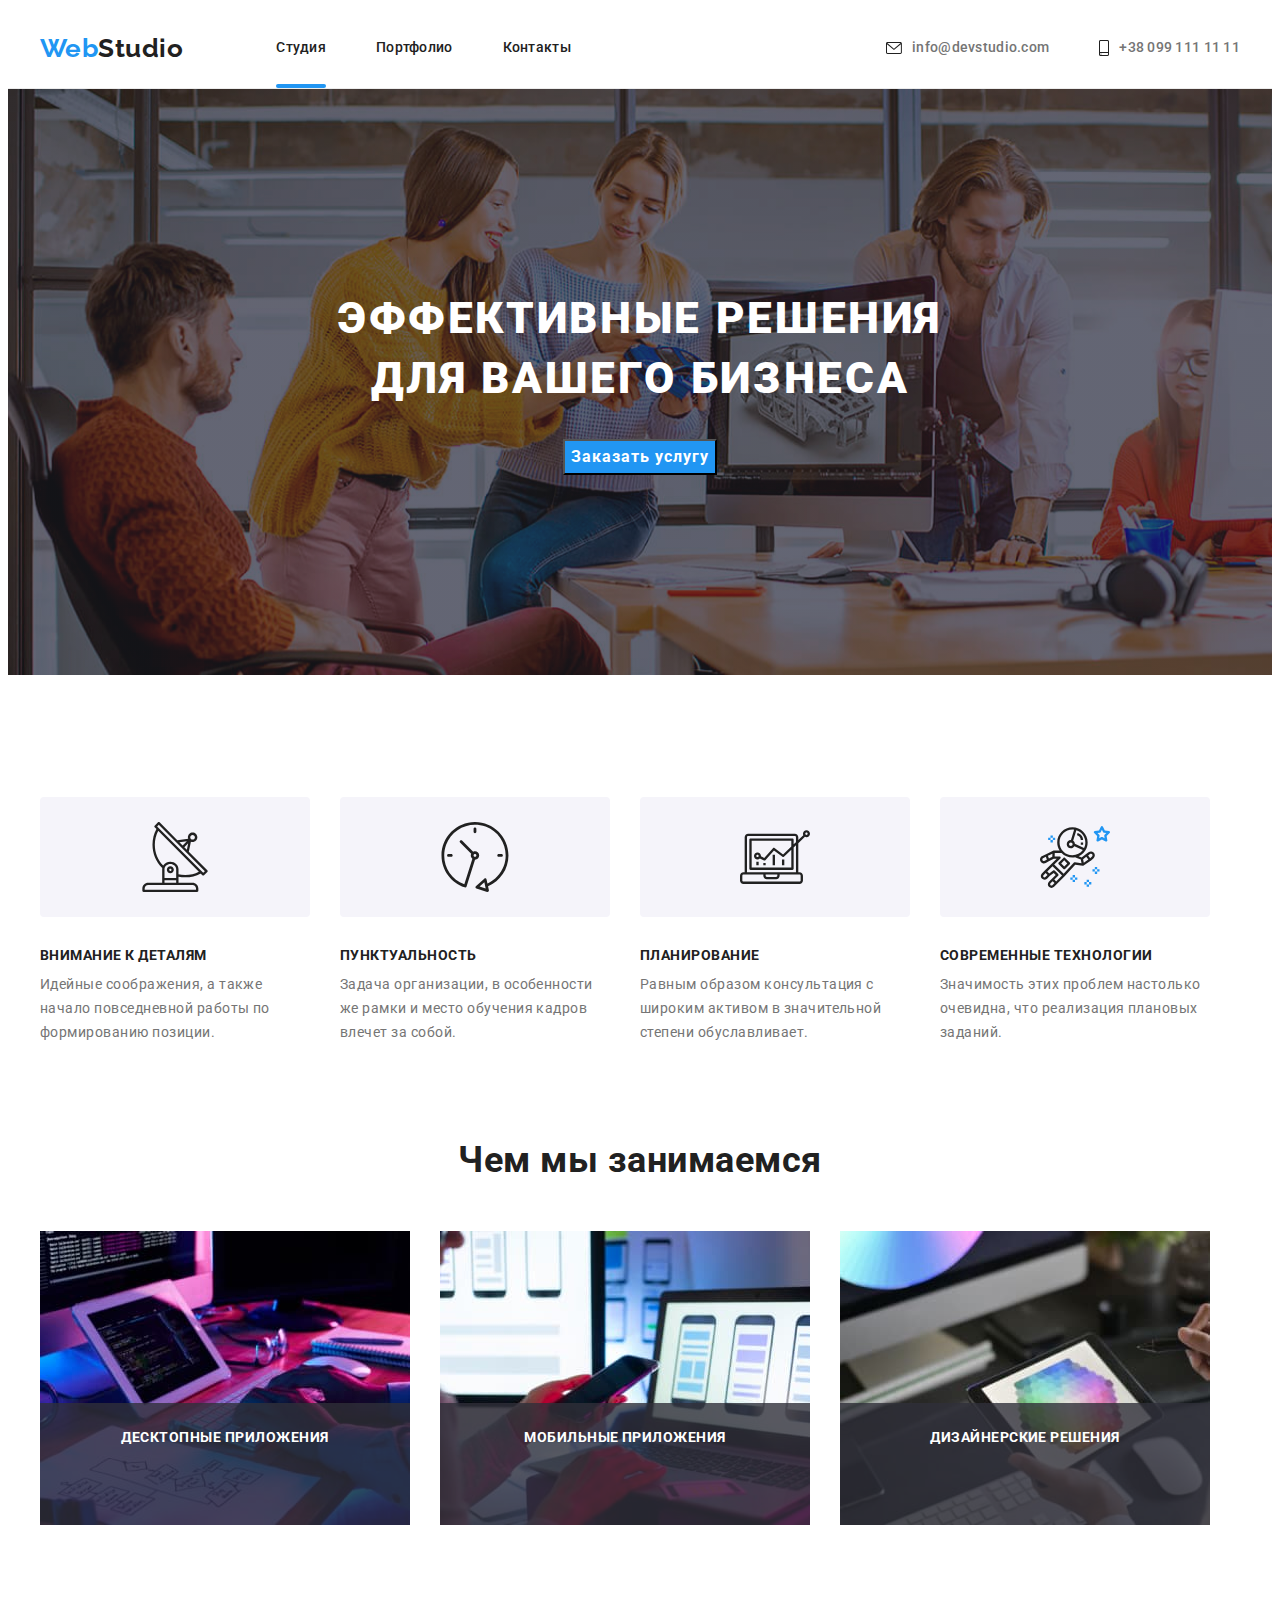
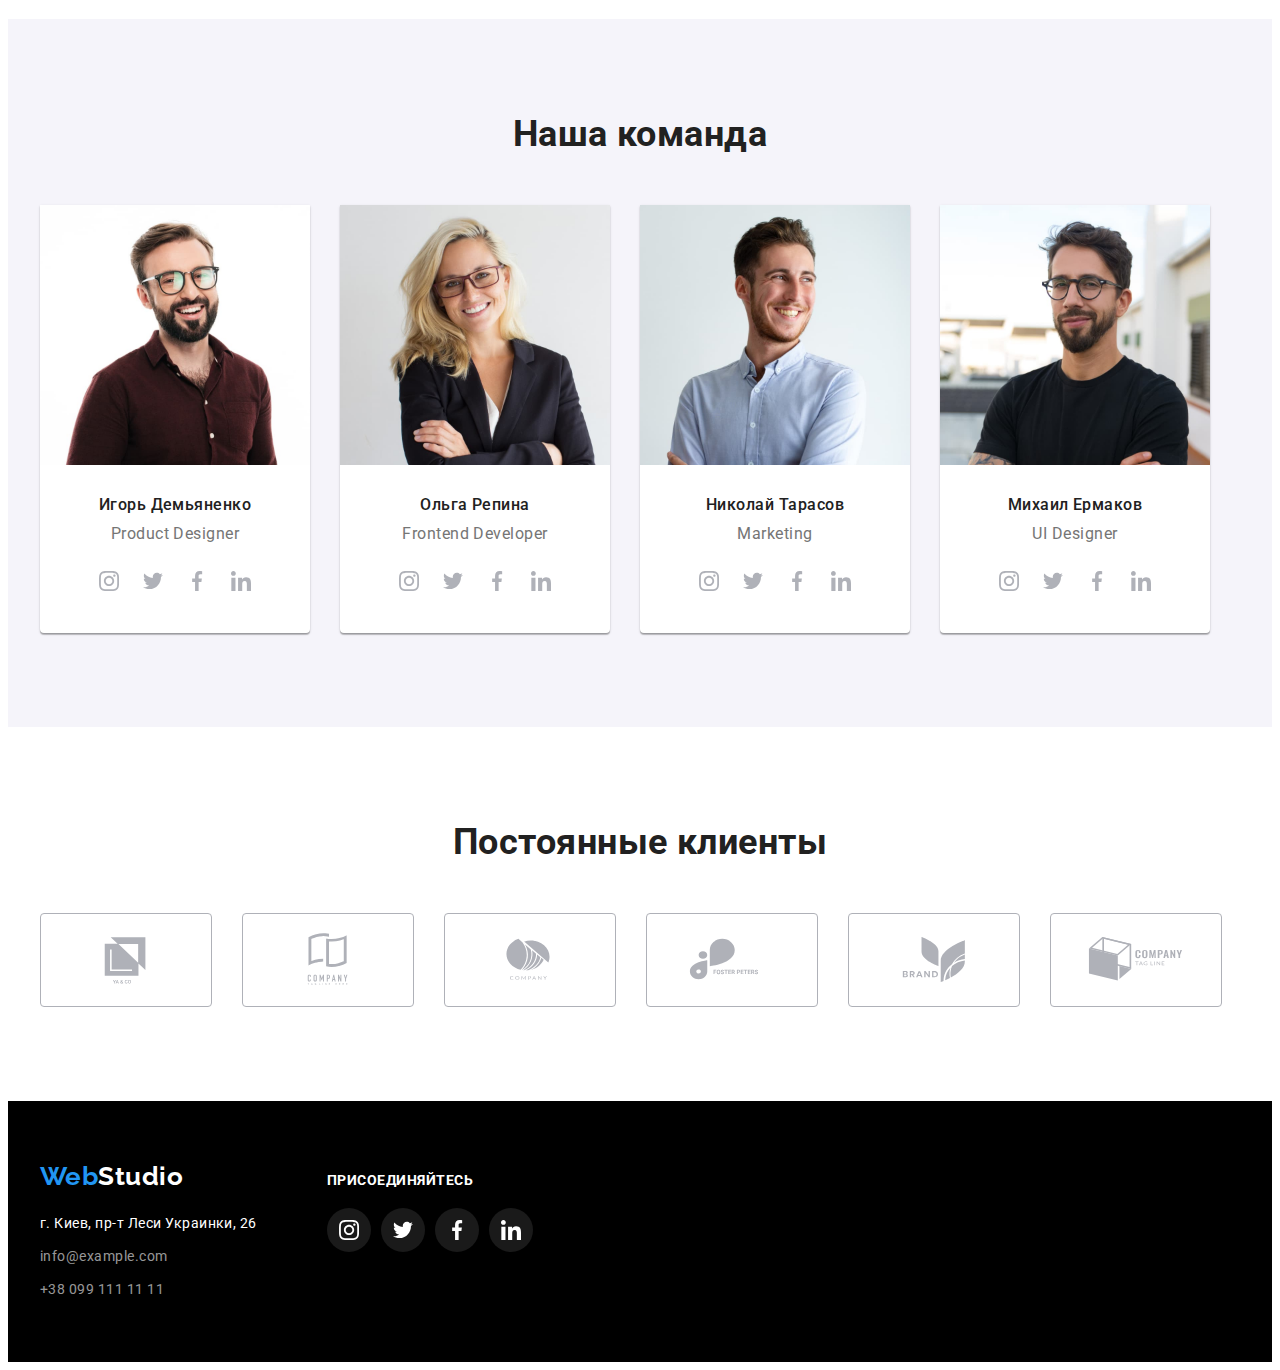
<file: index.html>
<!DOCTYPE html>
<html lang="ru">

<head>
    <meta charset="UTF-8">
    <meta http-equiv="X-UA-Compatible" content="IE=edge">
    <meta name="viewport" content="width=, initial-scale=1.0">
    <title lang="en">WebStudio</title>
    <link rel="preconnect" href="https://fonts.googleapis.com">
    <link rel="preconnect" href="https://fonts.gstatic.com" crossorigin>
    <link href="https://fonts.googleapis.com/css2?family=Raleway:wght@700&family=Roboto:wght@400;500;700;900&display=swap"
        rel="stylesheet">
    <link rel="stylesheet" href="https://cdnjs.cloudflare.com/ajax/libs/modern-normalize/1.1.0/modern-normalize.min.css"
            integrity="sha512-wpPYUAdjBVSE4KJnH1VR1HeZfpl1ub8YT/NKx4PuQ5NmX2tKuGu6U/JRp5y+Y8XG2tV+wKQpNHVUX03MfMFn9Q=="
            crossorigin="anonymous" referrerpolicy="no-referrer" />
    <link rel="stylesheet" href="css/style.css">
    
</head>

<body>
    <header>
        <div class="container header">
            <nav class="nav-links">
                <a href="/" class="logo" lang="en">
                    <span class="logo-color">Web</span>Studio
                </a>
                <ul class="site-nav">
                    <li class="item"> <a class="link current" href="./index.html">Студия</a></li>
                    <li class="item"> <a class="link" href="./portfolio.html">Портфолио</a> </li>
                    <li class="item"> <a class="link" href="">Контакты</a></li>
                </ul>
            </nav>
            <ul class="auth-nav">
                <li class="item">
                    <a  class="link" lang="en" href="mailto:info@devstudio.com">
                        <svg class="icon" width="16" height="12">
                            <use href="./image/symbol-defs.svg#icon-envelope-1"></use>
                        </svg>
                        info@devstudio.com
                    </a> 
                </li>
                <li class="item"><a class="link" href="tel:+380991111111">
                        <svg class="icon" width="10" height="16">
                            <use href="./image/symbol-defs.svg#icon-smartphone-1"></use>
                        </svg>
                    +38 099 111 11 11</a>
                </li>
            </ul>
        </div>
    </header>

    <main>

            <section class="hero">
    
                <h1 class="hero-title">ЭФФЕКТИВНЫЕ РЕШЕНИЯ ДЛЯ ВАШЕГО БИЗНЕСА </h1>
                <button data-modal-open type="button" class="button">Заказать услугу</button>
                
                
            </section>
        

        <section class="section">
            <div class="container">
                <h2 class="benefits-title">Наши преимущества</h2>
                <ul class="benefits-text">
                    <li class="item">
                       <div class="icon-benefits">
                           <svg class="icon" width="70" height="70">
                               <use href="./image/symbol-defs.svg#icon-antenna-1-1"></use>
                           </svg>
                       </div>
                        <h3>ВНИМАНИЕ К ДЕТАЛЯМ</h3>
                        <p>Идейные соображения, а также начало повседневной работы по формированию позиции.</p>
                    </li>
                    <li class="item">
                        <div class="icon-benefits">
                            <svg class="icon" width="70" height="70">
                                <use href="./image/symbol-defs.svg#icon-clock-1-1"></use>
                            </svg>
                        </div>
                        <h3>ПУНКТУАЛЬНОСТЬ</h3>
                        <p>Задача организации, в особенности же рамки и место обучения кадров влечет за собой.</p>
                    </li>
                    <li class="item">
                        <div class="icon-benefits">
                            <svg class="icon" width="70" height="70">
                                <use href="./image/symbol-defs.svg#icon-diagram-1-1"></use>
                            </svg>
                        </div>
                        <h3>ПЛАНИРОВАНИЕ</h3>
                        <p>Равным образом консультация с широким активом в значительной степени обуславливает.</p>
                    </li>
                    <li class="item">
                        <div class="icon-benefits">
                            <svg class="icon" width="70" height="70">
                                <use href="./image/symbol-defs.svg#icon-astronaut-1-1"></use>
                            </svg>
                        </div>
                        <h3>СОВРЕМЕННЫЕ ТЕХНОЛОГИИ</h3>
                        <p>Значимость этих проблем настолько очевидна, что реализация плановых заданий.</p>
                    </li>
                </ul>
            </div>

        </section>

        <section class="section work">
           <div class="container ">
                <h2 class="work-title">Чем мы занимаемся</h2>
                <ul class="work-list">
                    <li class="item"><img src="image/our_work/img1sq.jpg" alt="фото 1" width="370">
                        <p class="label"> Десктопные приложения</p>
                    </li>
                    <li class="item"><img src="image/our_work/img2sq.jpg" alt="фото 2" width="370">
                        <p class="label">мобильные приложения</p>
                    </li>
                    <li class="item"><img src="image/our_work/img3sq.jpg" alt="фото 3" width="370">
                        <p class="label">дизайнерские решения</p>
                    </li>
                </ul>
           </div>
        </section>

        <section class="section group">
            <div class="container">
                <h2 class="our-team">Наша команда</h2>
                <ul class="team">
                    <li class="item"> <img src="image/img1(1)sq.jpg" alt="Игорь Демьяненко" width="270">
                        <div class="title">
                            <h3>Игорь Демьяненко</h3>
                            <p>Product Designer</p>
                            
                                <ul class="social-link">
                                    <li class="link-group">
                                        <a href="Instagram" class="icon-link">
                                            <svg class="icon" width="20" height="20">
                                                <use href="./image/symbol-defs.svg#icon-instagram-2-2-1"></use>
                                            </svg>
                                        </a>
                                    </li>
                                        <li class="link-group">
                                            <a href="Twitter" class="icon-link">
                                                <svg class="icon" width="20" height="20">
                                                    <use href="./image/symbol-defs.svg#icon-twitter-1-1"></use>
                                                </svg>
                                            </a>
                                        </li>
                                        <li class="link-group">
                                        <a href="Facebook" class="icon-link">
                                            <svg class="icon" width="20" height="20">
                                                <use href="./image/symbol-defs.svg#icon-facebook-1-1"></use>
                                            </svg>
                                        </a>
                                        </li>
                                        <li class="link-group">
                                            <a href="Linkedin" class="icon-link">
                                                <svg class="icon" width="20" height="20">
                                                    <use href="./image/symbol-defs.svg#icon-linkedin-1-1"></use>
                                                </svg>
                                            </a>
                                        </li>
                                </ul>
                         </div>
                    </li>
                   
                
                    <li class="item"> <img src="image/img2(1)sq.jpg" alt="Ольга Репина" width="270">
                        <div class="title">
                            <h3>Ольга Репина</h3>
                            <p>Frontend Developer</p>
                            <ul class="social-link">
                                <li class="link-group">
                                    <a href="Instagram" class="icon-link">
                                        <svg class="icon" width="20" height="20">
                                            <use href="./image/symbol-defs.svg#icon-instagram-2-2-1"></use>
                                        </svg>
                                    </a>
                                </li>
                                <li class="link-group">
                                    <a href="Twitter" class="icon-link">
                                        <svg class="icon" width="20" height="20">
                                            <use href="./image/symbol-defs.svg#icon-twitter-1-1"></use>
                                        </svg>
                                    </a>
                                </li>
                                <li class="link-group">
                                    <a href="Facebook" class="icon-link">
                                        <svg class="icon" width="20" height="20">
                                            <use href="./image/symbol-defs.svg#icon-facebook-1-1"></use>
                                        </svg>
                                    </a>
                                </li>
                                <li class="link-group">
                                    <a href="Linkedin" class="icon-link">
                                        <svg class="icon" width="20" height="20">
                                            <use href="./image/symbol-defs.svg#icon-linkedin-1-1"></use>
                                        </svg>
                                    </a>
                                </li>
                            </ul>
                        </div>
                    </li>
                
                    <li class="item"> <img src="image/img3(1)sq.jpg" alt="Николай Тарасов" width="270">
                        <div class="title">
                            <h3>Николай Тарасов</h3>
                            <p lang="en">Marketing</p>
                            <ul class="social-link">
                                <li class="link-group">
                                    <a href="Instagram" class="icon-link">
                                        <svg class="icon" width="20" height="20">
                                            <use href="./image/symbol-defs.svg#icon-instagram-2-2-1"></use>
                                        </svg>
                                    </a>
                                </li>
                                <li class="link-group">
                                    <a href="Twitter" class="icon-link">
                                        <svg class="icon" width="20" height="20">
                                            <use href="./image/symbol-defs.svg#icon-twitter-1-1"></use>
                                        </svg>
                                    </a>
                                </li>
                                <li class="link-group">
                                    <a href="Facebook" class="icon-link">
                                        <svg class="icon" width="20" height="20">
                                            <use href="./image/symbol-defs.svg#icon-facebook-1-1"></use>
                                        </svg>
                                    </a>
                                </li>
                                <li class="link-group">
                                    <a href="Linkedin" class="icon-link">
                                        <svg class="icon" width="20" height="20">
                                            <use href="./image/symbol-defs.svg#icon-linkedin-1-1"></use>
                                        </svg>
                                    </a>
                                </li>
                            </ul>
                        </div>
                    </li>
                
                    <li class="item"><img src="image/img4(1)sq.jpg" alt="Михаил Ермаков" width="270">
                       <div class="title">
                            <h3>Михаил Ермаков</h3>
                            <p lang="en">UI Designer</p>
                            <ul class="social-link">
                                <li class="link-group">
                                    <a href="Instagram" class="icon-link">
                                        <svg class="icon" width="20" height="20">
                                            <use href="./image/symbol-defs.svg#icon-instagram-2-2-1"></use>
                                        </svg>
                                    </a>
                                </li>
                                <li class="link-group">
                                    <a href="Twitter" class="icon-link">
                                        <svg class="icon" width="20" height="20">
                                            <use href="./image/symbol-defs.svg#icon-twitter-1-1"></use>
                                        </svg>
                                    </a>
                                </li>
                                <li class="link-group">
                                    <a href="Facebook" class="icon-link">
                                        <svg class="icon" width="20" height="20">
                                            <use href="./image/symbol-defs.svg#icon-facebook-1-1"></use>
                                        </svg>
                                    </a>
                                </li>
                                <li class="link-group">
                                    <a href="Linkedin" class="icon-link">
                                        <svg class="icon" width="20" height="20">
                                            <use href="./image/symbol-defs.svg#icon-linkedin-1-1"></use>
                                        </svg>
                                    </a>
                                </li>
                            </ul>
                       </div>
                    </li>
                </ul>
            </div>
        </section>
        <section class="section">
           <div class="container">
                <h2 class="clients">Постоянные клиенты</h2>
                <ul class="clients-link">
                    <li class="clients-item">
                       
                            <a  class="client-link" href="/" aria-label="YA s Co">
                                <svg class="icon" width="106" height="60" >
                                    <use href="./image/symbol-defs.svg#icon-Logo-1"></use>
                                </svg>
                            </a>
                        
                    </li>
                    <li class="clients-item">
                        
                            <a class="client-link" href="/" aria-label="company tagline">
                                <svg class="icon" width="106" height="60">
                                    <use href="./image/symbol-defs.svg#icon-Logo-2-1"></use>
                                </svg>
                            </a>
                        
                    </li>
                    <li class="clients-item">
                      
                            <a class="client-link" href="/" aria-label="company">
                                <svg class="icon" width="106" height="60">
                                    <use href="./image/symbol-defs.svg#icon-Logo-3-1"></use>
                                </svg>
                            </a>
                       
                    </li>
                    <li class="clients-item">
                        
                            <a class="client-link" href="/" aria-label="fosters peters">
                                <svg class="icon" width="106" height="60">
                                    <use href="./image/symbol-defs.svg#icon-Logo-4-1"></use>
                                </svg>
                            </a>
                    
                    </li>
                    <li class="clients-item">
                       
                            <a class="client-link" href="/" aria-label="brand">
                                <svg class="icon" width="106" height="60">
                                    <use href="./image/symbol-defs.svg#icon-Logo-5-1"></use>
                                </svg>
                            </a>
                      
                    </li>
                    <li class="clients-item">
                       
                            <a class="client-link" href="/" aria-label="company tag line">
                                <svg class="icon" width="106" height="60">
                                    <use href="./image/symbol-defs.svg#icon-Logo-6-1"></use>
                                </svg>
                            </a>
                       
                    </li>
                </ul>
           </div>
        </section>
    </main>

    <footer class="footer">
        <div class="container join-container">
            <div class="column">
            <a href="/" class="logo" lang="en">
                <span class="logo-color">Web</span>Studio
            </a>
            <address class="address">
                <p>г. Киев, пр-т Леси Украинки, 26 </p>
                <a href="mailto:info@example.com">info@example.com</a>
                <a href="tel:+380991111111">+38 099 111 11 11</a>
            </address>
            </div>
        <div class="join">
            <h2 class="join-title">ПРИСОЕДИНЯЙТЕСЬ</h2>
            <ul class="join-list">
                <li class="join-links">
                    <a class="link-icon" href="Instagram">
                        <svg class="icon" width="20" height="20">
                            <use href="./image/symbol-defs.svg#icon-instagram-2-2-1"></use>
                        </svg>
                    </a>
                </li>
                <li class="join-links">
                    <a class="link-icon" href="Twitter">
                        <svg class="icon" width="20" height="20">
                            <use href="./image/symbol-defs.svg#icon-twitter-1-1"></use>
                        </svg>
                    </a>
                </li>
                <li class="join-links">
                    <a class="link-icon" href="Facebook">
                        <svg class="icon" width="20" height="20">
                            <use href="./image/symbol-defs.svg#icon-facebook-1-1"></use>
                        </svg>
                    </a>
                </li><li class="join-links">
                    <a class="link-icon" href="Linkedin">
                        <svg class="icon" width="20" height="20">
                            <use href="./image/symbol-defs.svg#icon-linkedin-1-1"></use>
                        </svg>
                    </a>
                </li>
            </ul>
            

        </div>
        </div>
    </footer>


<div class="backdrop is-hidden" data-modal>
    <div class="modal">
        <button data-modal-close type="button" class="close-button">
            <svg class="icon-close" width="18" height="18">
                <use href="./image/symbol-defs.svg#icon-close-black-18dp-2-1-1"></use>
            </svg>
        </button>
    </div>
</div>
<script src="./js/modal.js"></script>
</body>
</file>
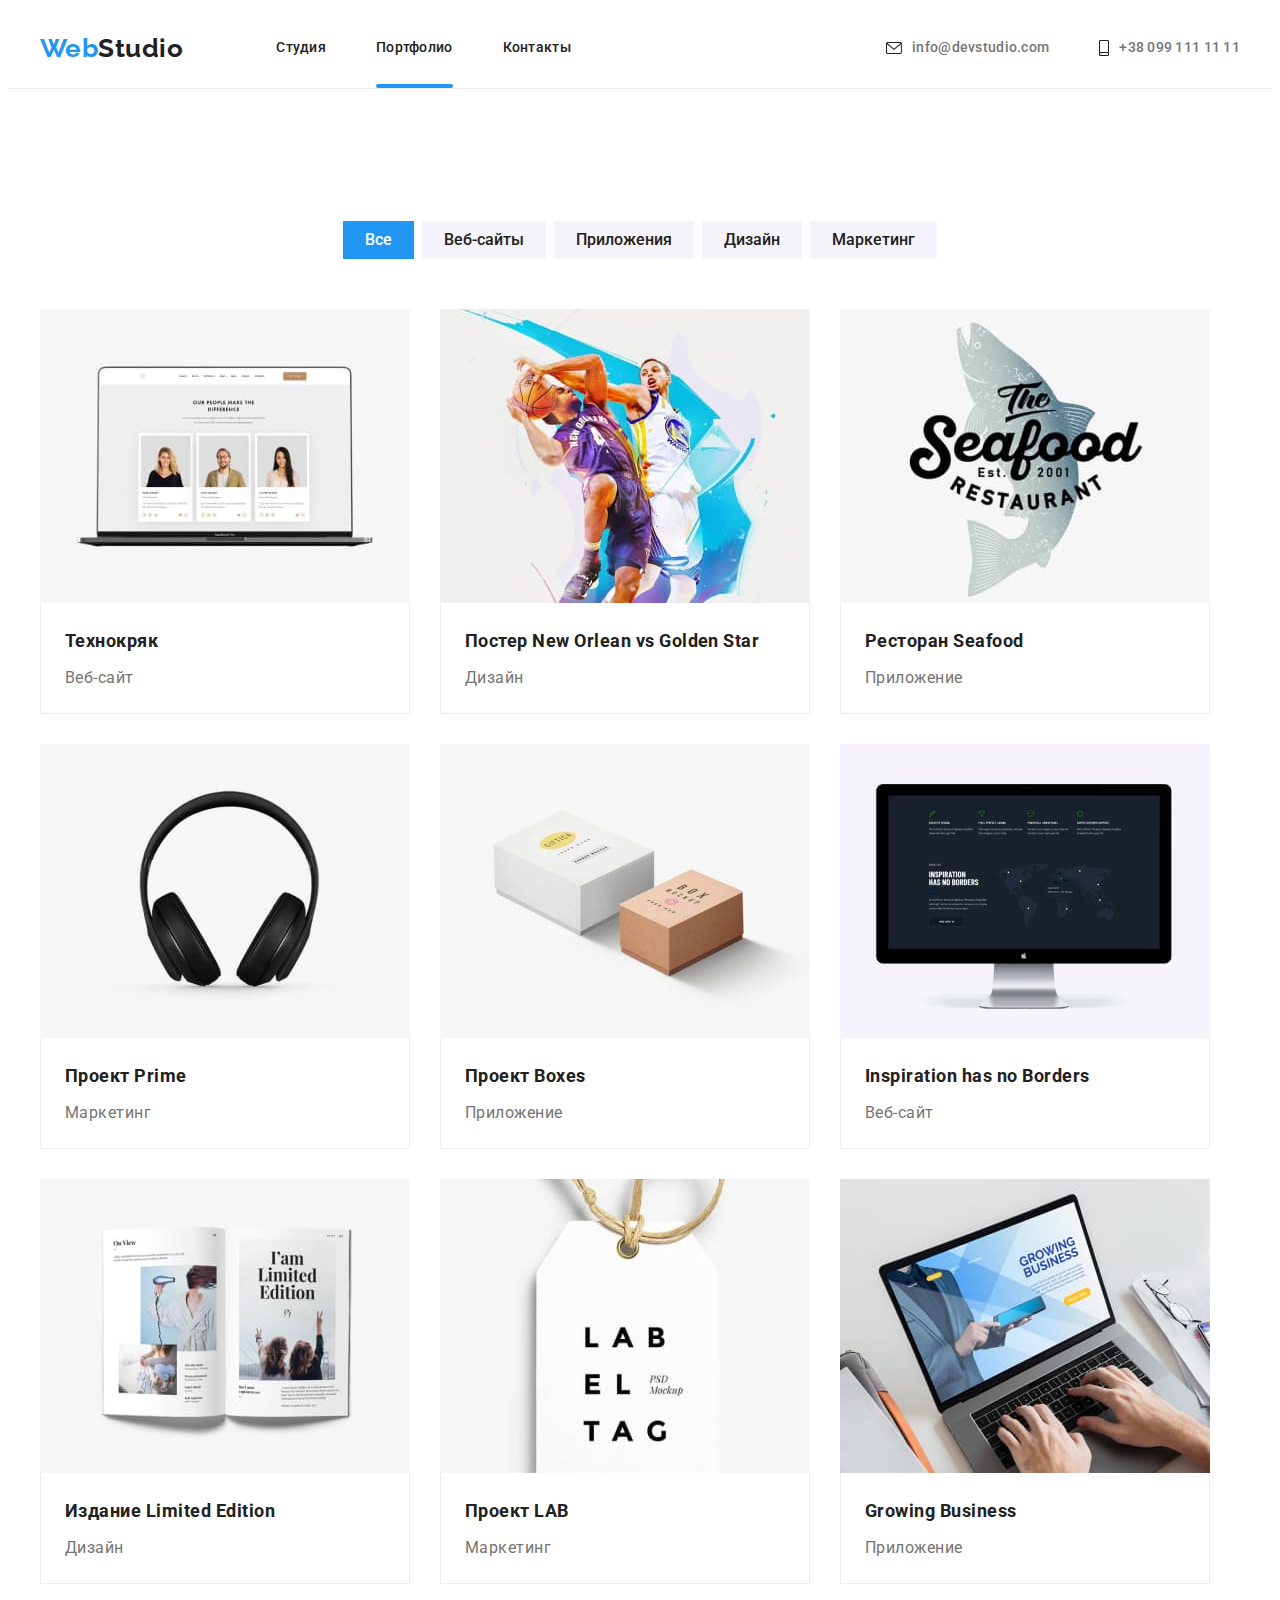
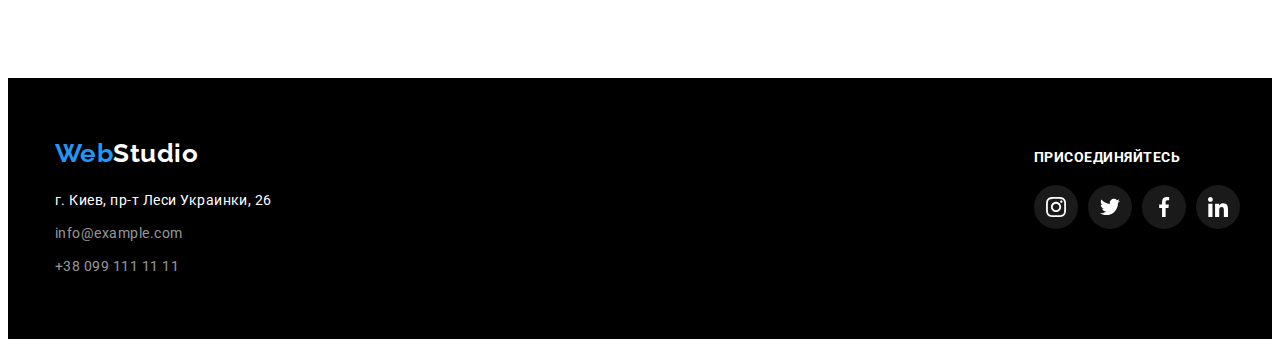
<file: portfolio.html>
<!DOCTYPE html>
<html lang="ru">
<head>
    <meta charset="UTF-8">
    <meta http-equiv="X-UA-Compatible" content="IE=edge">
    <meta name="viewport" content="width=device-width, initial-scale=1.0">
    <title>portfolio</title>
    <link rel="preconnect" href="https://fonts.googleapis.com">
    <link rel="preconnect" href="https://fonts.gstatic.com" crossorigin>
    <link href="https://fonts.googleapis.com/css2?family=Raleway:wght@700&family=Roboto:wght@400;500;700;900&display=swap"
        rel="stylesheet">
    <link rel="stylesheet" href="https://cdnjs.cloudflare.com/ajax/libs/modern-normalize/1.1.0/modern-normalize.min.css"
        integrity="sha512-wpPYUAdjBVSE4KJnH1VR1HeZfpl1ub8YT/NKx4PuQ5NmX2tKuGu6U/JRp5y+Y8XG2tV+wKQpNHVUX03MfMFn9Q=="
        crossorigin="anonymous" referrerpolicy="no-referrer" />
        <link rel="stylesheet" href="css/style.css">
</head>
<body>

<header>
    <div class="container header">
        <nav class="nav-links">
            <a href="/" class="logo" lang="en">
                <span class="logo-color">Web</span>Studio
            </a>
            <ul class="site-nav">
                <li class="item"> <a class="link" href="./index.html">Студия</a></li>
                <li class="item"> <a class="current link" href="./portfolio.html">Портфолио</a> </li>
                <li class="item"> <a class="link" href="">Контакты</a></li>
            </ul>
        </nav>
        <ul class="auth-nav">
            <li class="item">
                <a class="link" lang="en" href="mailto:info@devstudio.com">
                    <svg class="icon" width="16" height="12">
                        <use href="./image/symbol-defs.svg#icon-envelope-1"></use>
                    </svg>
                    info@devstudio.com
                </a>
            </li>
            <li class="item"><a class="link" href="tel:+380991111111">
                    <svg class="icon" width="10" height="16">
                        <use href="./image/symbol-defs.svg#icon-smartphone-1"></use>
                    </svg>
                    +38 099 111 11 11</a>
            </li>
        </ul>
    </div>
</header>


<main>
    <section class="section our-work">
    <div class="container">
        <h1 class="benefits-title">Обзор работ</h1>
        <ul class="benefits-button">
            <li class="button-style item"> <button type="button" class="button">Все</button></li>
            <li class="item"><button type="button" class="button">Веб-сайты</button></li>
            <li class="item"> <button type="button" class="button">Приложения</button></li>
            <li class="item"><button type="button" class="button">Дизайн</button></li>
            <li class="item"><button type="button" class="button">Маркетинг</button></li>
        </ul>
        
        <ul class="benefits-text">
            <li class="benefits-element"> <a href="/">
                    <div class="thumb">
                        <img src="image/portfolio/img1sq.jpg" alt="Технокряк" width="370">
                        <div class="overlay">
                            <p class="text">Технокряк это современная площадка распространения коронавируса. Компании используют эту платформу для цифрового
                                шпионажа и атак на защищённые сервера конкурентов.</p>
                        </div>
                    </div>
                    <div class="text">
                    <h2 class="title">Технокряк</h2>
                    <p>Веб-сайт</p>
                    </div>
                </a>
            </li>
        
            <li class="benefits-element" > <a href="/">
                    <div class="thumb">
                        <img src="image/portfolio/img2sq.jpg" alt="Постер" width="370">
                        <div class="overlay">
                            <p class="text">Технокряк это современная площадка распространения коронавируса. Компании используют эту платформу
                                для цифрового
                                шпионажа и атак на защищённые сервера конкурентов.</p>
                        </div>
                    </div>
                    <div class="text">
                    <h2 class="title">Постер New Orlean vs Golden Star</h2>
                    <p>Дизайн</p>
                    </div>
                </a>
            </li>
        
            <li class="benefits-element" > <a href="/">
                   <div class="thumb">
                        <img src="image/portfolio/img3sq.jpg" alt="Шаблон проекта Ресторана" width="370">
                        <div class="overlay">
                            <p class="text">Технокряк это современная площадка распространения коронавируса. Компании используют эту платформу
                                для цифрового
                                шпионажа и атак на защищённые сервера конкурентов.</p>
                        </div>
                   </div>
                   <div class="text">
                    <h2 class="title">Ресторан Seafood</h2>
                    <p>Приложение</p>
                   </div> 
                </a>
            </li>
        
            <li class="benefits-element" > <a href="/">
                   <div class="thumb">
                        <img src="image/portfolio/img4sq.jpg" alt="Шаблон проекта" width="370">
                    <div class="overlay">
                            <p class="text">Технокряк это современная площадка распространения коронавируса. Компании используют эту платформу для цифрового
                                шпионажа и атак на защищённые сервера конкурентов.</p>
                        </div>
                   </div>
                    <div class="text">
                    <h2 class="title">Проект Prime</h2>
                    <p>Маркетинг</p>
                    </div>
                </a>
            </li>
        
            <li class="benefits-element" > <a href="/">
                   <div class="thumb">
                        <img src="image/portfolio/img5sq.jpg" alt="Шаблон проекта" width="370">
                        <div class="overlay">
                            <p class="text">Технокряк это современная площадка распространения коронавируса. Компании используют эту платформу
                                для цифрового
                                шпионажа и атак на защищённые сервера конкурентов.</p>
                        </div>
                   </div>
                    <div class="text">
                    <h2 class="title">Проект Boxes</h2>
                    <p>Приложение</p>
                    </div>
                </a>
            </li>
        
            <li class="benefits-element" > <a href="/">
                    <div class="thumb">
                        <img src="image/portfolio/img6sq.jpg" alt="Проект веб-сайта" width="370">
                        <div class="overlay">
                            <p class="text">Технокряк это современная площадка распространения коронавируса. Компании используют эту платформу
                                для цифрового
                                шпионажа и атак на защищённые сервера конкурентов.</p>
                        </div>
                    </div>
                    <div class="text">
                    <h2 class="title">Inspiration has no Borders</h2>
                    <p>Веб-сайт</p>
                    </div>
                </a>
            </li>
        
            <li class="benefits-element" > <a href="/">
                   <div class="thumb">
                        <img src="image/portfolio/img7sq.jpg" alt="Проект издания" width="370">
                        <div class="overlay">
                            <p class="text">Технокряк это современная площадка распространения коронавируса. Компании используют эту платформу
                                для цифрового
                                шпионажа и атак на защищённые сервера конкурентов.</p>
                        </div>
                   </div>
                    <div class="text">
                    <h2 class="title">Издание Limited Edition</h2>
                    <p>Дизайн</p>
                    </div>
                </a>
            </li>
        
            <li class="benefits-element" > <a href="/">
                   <div class="thumb">
                        <img src="image/portfolio/img8sq.jpg" alt="Маркетинговый проект" width="370">
                        <div class="overlay">
                            <p class="text">Технокряк это современная площадка распространения коронавируса. Компании используют эту платформу
                                для цифрового
                                шпионажа и атак на защищённые сервера конкурентов.</p>
                        </div>
                   </div>
                    <div class="text">
                    <h2 class="title">Проект LAB</h2>
                    <p>Маркетинг</p>
                    </div>
                </a>
            </li>
        
            <li class="benefits-element"> 
                <a href="/">
                   <div class="thumb">
                        <img src="image/portfolio/img9sq.jpg" alt="Шаблон приложения" width="370">
                        <div class="overlay">
                            <p class="text">Технокряк это современная площадка распространения коронавируса. Компании используют эту платформу
                                для цифрового
                                шпионажа и атак на защищённые сервера конкурентов.</p>
                        </div>
                   </div>
                    <div class="text">
                    <h2 class="title">Growing Business</h2>
                    <p>Приложение</p>
                    </div>
                </a>
            </li>
        </ul>
    </div>
    </section>
 



</main>

<footer class="footer">
    <div class="container join-container">
        <div class="container column">
            <a href="/" class="logo" lang="en">
                <span class="logo-color">Web</span>Studio
            </a>
            <address class="address">
                <p>г. Киев, пр-т Леси Украинки, 26 </p>
                <a href="mailto:info@example.com">info@example.com</a>
                <a href="tel:+380991111111">+38 099 111 11 11</a>
            </address>
        </div>
        <div class="join">
            <h2 class="join-title">ПРИСОЕДИНЯЙТЕСЬ</h2>
            <ul class="join-list">
                <li class="join-links">
                    <a class="link-icon" href="Instagram">
                        <svg class="icon" width="20" height="20">
                            <use href="./image/symbol-defs.svg#icon-instagram-2-2-1"></use>
                        </svg>
                    </a>
                </li>
                <li class="join-links">
                    <a class="link-icon" href="Twitter">
                        <svg class="icon" width="20" height="20">
                            <use href="./image/symbol-defs.svg#icon-twitter-1-1"></use>
                        </svg>
                    </a>
                </li>
                <li class="join-links">
                    <a class="link-icon" href="Facebook">
                        <svg class="icon" width="20" height="20">
                            <use href="./image/symbol-defs.svg#icon-facebook-1-1"></use>
                        </svg>
                    </a>
                </li>
                <li class="join-links">
                    <a class="link-icon" href="Linkedin">
                        <svg class="icon" width="20" height="20">
                            <use href="./image/symbol-defs.svg#icon-linkedin-1-1"></use>
                        </svg>
                    </a>
                </li>
            </ul>


        </div>
    </div>
</footer>

</body>
</html>
</file>
<file: css/style.css>
:root {
  --primary-text-color: #212121;
  --accent-color: #2196f3;
  --secondary-color: #757575;
  --white-color: #ffffff;
  --bg-group: #f5f4fa;
  --bg-footer: black;
  --bg-hero: #c4c4c4;
}

body {
  color: var(--primary-text-color);
  font-family: Roboto, sans-serif;
  letter-spacing: 0.03em;
  transition: hover 250ms cubic-bezier(0.4, 0, 0.2, 1), focus 250ms cubic-bezier(0.4, 0, 0.2, 1);
}

h1,
h2,
h3,
h4,
h5,
ul,
p {
  margin-top: 0;
  margin-bottom: 0;
  padding-right: 0;
  padding-left: 0;
}

img {
  display: block;
  max-width: 100%;
  height: auto;
}
ul {
  list-style: none;
  display: inline-block;
}
a {
  text-decoration: none;
  display: block;
}

button {
  font-family: inherit;
}

.container {
  margin-left: auto;
  margin-right: auto;
  width: 1200px;
  padding-left: 15px;
  padding-right: 15px;
}
.section {
  padding-top: 94px;
  padding-bottom: 94px;
}

/*header*/

header {
  border-bottom: 1px solid #ececec;
}
.header,
.nav-links {
  padding-bottom: 0;
  display: flex;
  align-items: center;
  justify-content: space-between;
}
.logo {
  display: block;
  margin-right: 93px;

  color: var(--primary-text-color);
  font-family: Raleway, sans-serif;
  font-weight: 700;
  font-size: 26px;
  line-height: 1.19;
}

.site-nav,
.auth-nav {
  display: flex;
}

.logo-color {
  color: var(--accent-color);
}
.item + .item {
  margin-left: 50px;
}
.site-nav .link,
.auth-nav .link {
  display: block;
  padding-top: 32px;
  padding-bottom: 32px;
  color: var(--primary-text-color);
  font-weight: 500;
  font-size: 14px;
  line-height: 1.14;
  letter-spacing: 0.02em;
}
.site-nav .item {
  position: relative;
}
.site-nav .current::after {
  content: '';
  text-decoration: underline;
  background-color: var(--accent-color);
  width: 100%;
  height: 4px;
  border-radius: 2px;

  position: absolute;
  bottom: 0;
  left: 0;
}

.site-nav .link:hover,
.site-nav .link:focus {
  color: var(--accent-color);
}
.site-nav .current:active,
.site-nav .current:visited {
  color: var(--accent-color);
}

.auth-nav {
  margin-left: auto;
}

.auth-nav .link {
  color: var(--secondary-color);
}
.auth-nav .link:hover,
.auth-nav .link:focus {
  color: var(--accent-color);
}
.link .icon {
  margin-right: 10px;
  fill: var(--primary-text-color);
}
.item .link {
  display: flex;
  justify-content: center;
  align-items: center;
}
.link:hover .icon {
  fill: var(--accent-color);
}
/*section hero*/

.hero {
  background-image: linear-gradient(to right, rgba(47, 48, 58, 0.4), rgba(47, 48, 58, 0.4)),
    url(../image/hero/Img.png);
  background-color: var(--bg-hero);

  text-align: center;
  max-width: 1600px;
  padding-top: 200px;
  padding-bottom: 200px;
  margin-left: auto;
  margin-right: auto;
}
.hero-title {
  color: var(--white-color);
  font-weight: 900;
  font-size: 44px;
  line-height: 1.36;
  letter-spacing: 0.06em;
  margin-bottom: 30px;
  max-width: 696px;
  margin-left: auto;
  margin-right: auto;
}
.hero button {
  color: var(--white-color);
  background: var(--accent-color);
  font-weight: 700;
  font-size: 16px;
  line-height: 1.88;
  letter-spacing: 0.06em;
  cursor: pointer;
}
.hero button:hover,
.hero button:focus {
  color: var(--white-color);
  background: #188ce8;
  display: inline-block;
}

/*section benefits*/
.icon-benefits {
  width: 270px;
  height: 120px;
  display: flex;
  justify-content: center;
  align-items: center;
  margin-bottom: 30px;
  background-color: #f5f4fa;
  border-radius: 4px;
}
.icon-benefits .icon {
  fill: var(--primary-text-color);
}

.benefits-text {
  display: flex;
  flex-wrap: wrap;
}
.benefits-title {
  visibility: hidden;
}
.benefits-text .item {
  width: 270px;
}
.benefits-text .item + .item {
  margin-left: 30px;
}
.benefits-text h3 {
  color: var(--primary-text-color);
  font-weight: 700;
  font-size: 14px;
  line-height: 1.17;
  margin-bottom: 10px;
}

.benefits-text p {
  color: var(--secondary-color);
  font-weight: 400;
  font-size: 14px;
  line-height: 1.71;
}

/*work*/

.work {
  padding-top: 0;
}
.work-title,
.our-team,
.clients {
  margin-bottom: 50px;

  color: var(--primary-text-color);
  font-weight: 700;
  font-size: 36px;
  line-height: 1.17;
  text-align: center;
}
.work-list {
  display: flex;
  flex-wrap: wrap;
}
.work-list .item {
  width: 370px;
  position: relative;
}
.work-list .item + .item {
  margin-left: 30px;
}

.label {
  position: absolute;
  bottom: 0;
  right: 0;
  width: 370px;
  height: 70px;
  background: rgba(47, 48, 58, 0.8);

  padding-top: 26px;
  padding-bottom: 26px;

  font-weight: 700;
  font-size: 14px;
  line-height: 1.17;
  text-align: center;
  text-transform: uppercase;

  color: var(--white-color);
}

/*our team*/
.group {
  background-color: var(--bg-group);
}

.team {
  display: flex;
}

.team .item + .item {
  margin-left: 30px;
}
.team .item {
  background-color: var(--white-color);
  box-shadow: 0px 2px 1px rgba(0, 0, 0, 0.2), 0px 1px 1px rgba(0, 0, 0, 0.14),
    0px 1px 3px rgba(0, 0, 0, 0.12);
  border-bottom-right-radius: 4px;
  border-bottom-left-radius: 4px;
}

.team .title {
  padding-top: 30px;
  padding-bottom: 30px;
  padding-left: 30px;
  padding-right: 30px;
}
.team h3 {
  color: var(--primary-text-color);
  font-weight: 500;
  font-size: 16px;
  line-height: 1.19;
  text-align: center;
  margin-bottom: 10px;
}
.team p {
  color: var(--secondary-color);
  font-weight: 400;
  font-size: 16px;
  line-height: 1.19;
  text-align: center;
}
.social-link {
  width: 206px;

  margin-top: 16px;
  margin-left: auto;
  margin-right: auto;
  display: flex;
  justify-content: center;
  align-items: center;
}

.icon-link {
  display: flex;
  width: 44px;
  height: 44px;
  justify-content: center;
  align-items: center;
}
.icon-link .icon {
  fill: #afb1b8;
}

.icon-link:hover {
  background-color: var(--accent-color);
  border-radius: 50%;
}
.icon-link:hover .icon {
  fill: var(--white-color);
}

.icon-link + .icon-link {
  margin-left: 10px;
}

/*Clients*/

.clients-link {
  display: flex;
  align-items: center;
}

.clients-item + .clients-item {
  margin-left: 30px;
}
.clients-item {
}
.client-link {
  width: 170px;
  height: 92px;
  justify-content: center;
  border-radius: 4px;
  border: 1px solid #afb1b8;
  display: flex;
  align-items: center;
  cursor: pointer;
}

.client-link:focus,
.client-link:hover {
  fill: var(--accent-color);
  border: 1px solid var(--accent-color);
}

.client-link {
  fill: #afb1b8;
}

/*our work*/

.our-work .button {
  padding: 6px 22px;
  color: var(--primary-text-color);
  background: var(--bg-group);
  cursor: pointer;
  font-weight: 500;
  font-size: 16px;
  line-height: 1.63;
  text-align: center;
  border: transparent;
}

.our-work .button:hover,
.our-work .button:focus {
  color: var(--white-color);
  background: #2196f3;
  display: inline-block;
  text-align: center;
}
.our-work button:active,
.our-work button:visited {
  color: var(--accent-color);
}
.our-work .button-style button {
  color: var(--white-color);
  background-color: var(--accent-color);
}
.benefits-button {
  display: flex;
  flex-wrap: wrap;
  justify-content: center;
  margin-bottom: 50px;
}
.benefits-button .item + .item {
  margin-left: 8px;
}
.benefits-button button:focus,
.benefits-button button:hover {
  box-shadow: 0px 2px 2px rgba(0, 0, 0, 0.12), 0px 1px 2px rgba(0, 0, 0, 0.08),
    0px 3px 1px rgba(0, 0, 0, 0.1);
}
.benefits-element {
  width: 370px;
  margin-right: 30px;
  margin-bottom: 30px;
}

.benefits-element:nth-child(3n) {
  margin-right: 0;
}
.benefits-element:nth-last-child(-n + 3) {
  margin-bottom: 0;
}
.benefits-element a:hover,
.benefits-element a:focus {
  box-shadow: 1px 4px 6px rgba(0, 0, 0, 0.16), 0px 4px 4px rgba(0, 0, 0, 0.06),
    0px 1px 1px rgba(0, 0, 0, 0.12);
}
.benefits-text:nth-child(3n) {
  margin-right: 0;
}
.text {
  padding: 20px 24px;
  border-left: 1px solid#EEEEEE;
  border-bottom: 1px solid#EEEEEE;
  border-right: 1px solid#EEEEEE;
}
.text .title {
  margin-bottom: 4px;
  color: var(--primary-text-color);
  font-weight: 700;
  font-size: 18px;
  line-height: 2;
  text-align: left;
  letter-spacing: 0, 06em;
}
.benefits-element:hover .overlay {
  transform: translateY(0);
}
.thumb {
  position: relative;
  overflow: hidden;
}

.overlay {
  position: absolute;
  bottom: 0;
  left: 0;
  width: 100%;
  height: 100%;
  background: rgba(33, 150, 243, 0.9);
  transform: translateY(100%);
  transition: transform 250ms cubic-bezier(0.4, 0, 0.2, 1);
}
.thumb .overlay .text {
  font-weight: 400;
  font-size: 18px;
  line-height: 1.56;
  color: var(--white-color);
  margin: 63px 24px;
  padding: 0;
  border: none;
}

.our-work .benefits-text p {
  color: var(--secondary-color);
  font-weight: 400;
  font-size: 16px;
  line-height: 1.88;
  text-align: left;
}
/*footer*/
footer {
  background-color: var(--bg-footer);
  padding-top: 60px;
  padding-bottom: 60px;
}
.column {
  margin: 0;
}
.footer .logo {
  color: var(--white-color);
  margin-right: 0;
}

.address {
  margin-top: 20px;
  color: var(--white-color);
  font-style: normal;
  font-weight: 400;
  font-size: 14px;
  line-height: 1.71;
}
.address a {
  display: block;
  margin-top: 9px;
  color: rgba(255, 255, 255, 0.6);
}
.address a:hover,
.address a:focus {
  color: var(--accent-color);
}
.join-container {
  display: flex;
  align-items: baseline;
}
.join {
  margin-left: 70px;
  color: var(--white-color);
}
.join-title {
  font-size: 14px;
  font-weight: 700;
}
.join-list {
  display: flex;
  margin-top: 20px;
}
.join-links + .join-links {
  margin-left: 10px;
}
.link-icon {
  display: flex;
  justify-content: center;
  align-items: center;
  background-color: rgba(255, 255, 255, 0.1);
  border-radius: 50%;
  height: 44px;
  width: 44px;
}
.link-icon .icon {
  fill: #ffffff;
}
.link-icon:hover,
.link-icon:focus {
  background-color: var(--accent-color);
}
/*modal*/

.backdrop {
  position: fixed;
  top: 0;
  left: 0;
  width: 100%;
  height: 100%;
  background-color: rgba(0, 0, 0, 0.2);
  opacity: 1;

  transition: opacity 250ms cubic-bezier(0.4, 0, 0.2, 1);
}
.backdrop.is-hidden {
  opacity: 0;
  pointer-events: none;
  visibility: inherit;
}
.backdrop.is-hidden .modal {
  transform: translate(-50%, -50%) scale(1.1);
}
.modal {
  position: absolute;
  top: 50%;
  left: 50%;

  min-width: 528px;
  min-height: 581px;

  background: var(--white-color);
  box-shadow: 0px 1px 3px rgba(0, 0, 0, 0.12), 0px 1px 1px rgba(0, 0, 0, 0.14),
    0px 2px 1px rgba(0, 0, 0, 0.2);
  border-radius: 4px;

  transform: translate(-50%, -50%) scale(1);

  transition: transform 250ms cubic-bezier(0.4, 0, 0.2, 1);
}

.close-button {
  position: absolute;
  top: 8px;
  right: 8px;
  width: 30px;
  height: 30px;
  background: var(--white-color);
  border: 1px solid rgba(0, 0, 0, 0.1);
  box-sizing: border-box;
  border-radius: 50%;
  cursor: pointer;
  padding: 0;
}

.icon-close  {
  fill: #000;
}
</file>
